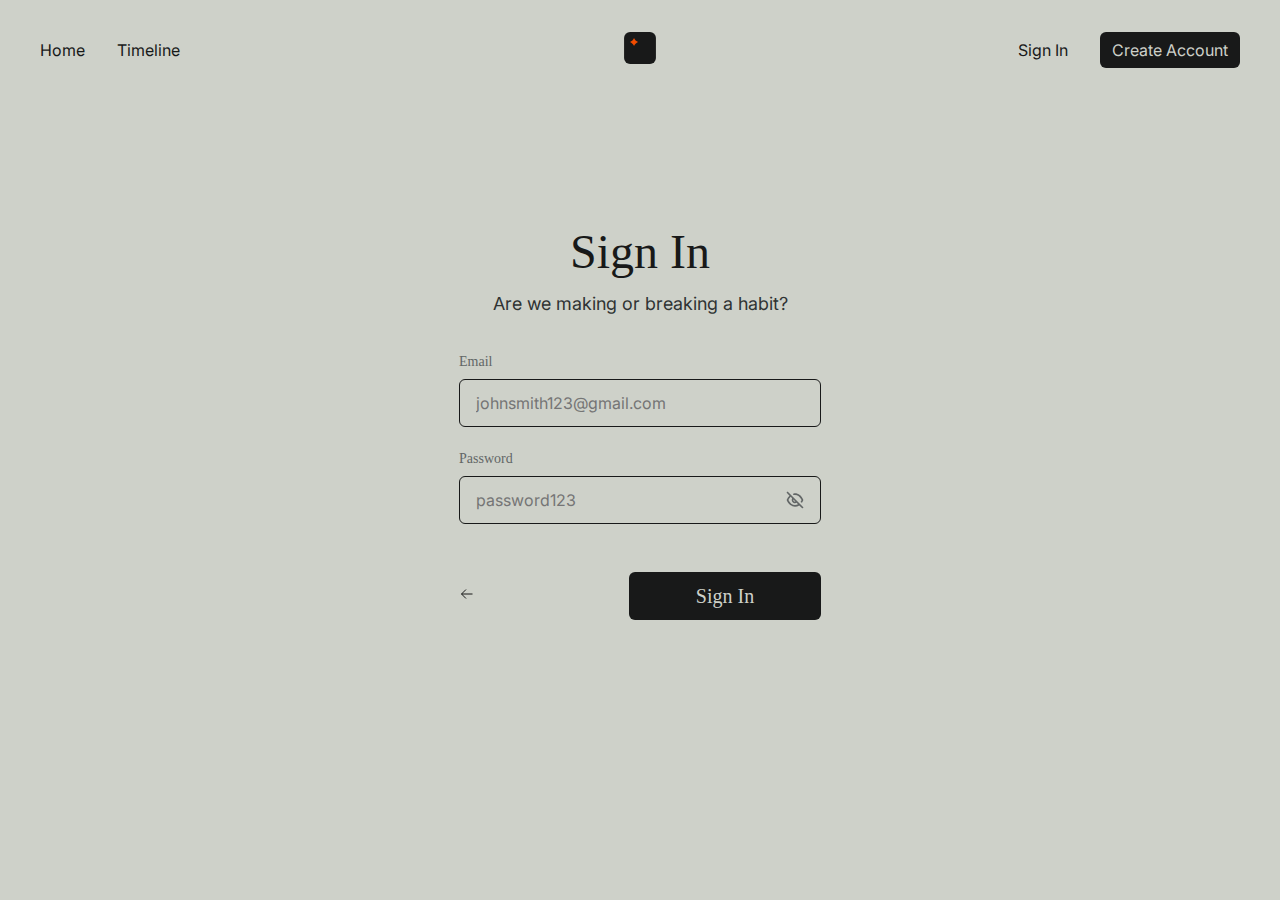
<file: LawOf100.Webb/Login/SignIn.html>
﻿<!DOCTYPE html>
<html>
<head>
    <meta name="viewport" content="width=device-width, initial-scale=1.0;" charset="utf-8" />
    <title>Law of 100 Sign In</title>
    <link href="https://fonts.cdnfonts.com/css/clash-display" rel="stylesheet">
    <link rel="preconnect" href="https://fonts.googleapis.com">
    <link rel="preconnect" href="https://fonts.gstatic.com" crossorigin>
    <link href="https://fonts.googleapis.com/css2?family=Inter&display=swap" rel="stylesheet">
    <link href="SignIn.css" rel="stylesheet" />
    <link href="../App.scss" rel="stylesheet" />
</head>
<body>
    <nav>
        <div class="nav-left">
            <ul>
                <li class="nav-item"><a href="/">Home</a></li>
                <li class="nav-item"><a href="timeline">Timeline</a></li>
            </ul>
        </div>
        <div class="logo">
            <img src="../wwwroot/images/Logo.svg" />
        </div>
        <div class="nav-right">
            <ul>
                <li class="nav-item"><a href="SignIn">Sign In</a></li>
                <li class="nav-item"><a class="secondary-button" href="SignUp.html">Create Account</a></li>
            </ul>
        </div>
    </nav>

    <div class="signin">
        <div class="container">
            <div class="content">
                <div class="header">
                    <h4>Sign In</h4>
                    <p>Are we making or breaking a habit?</p>
                </div>

                <form>
                    <div class="input-wrapper">
                        <label for="email">Email</label>
                        <input id="email" name="email" placeholder="johnsmith123@gmail.com" />
                    </div>
                    <div class="input-wrapper">
                        <label for="password">Password</label>
                        <input id="password" name="password" placeholder="password123" />
                        <img class="hide" src="../wwwroot/images/Eye Slash, Hide, Invisible.svg" />
                    </div>

                    <div class="submit">
                        <a class="image-wrapper" href="SignUp.html"><img src="../wwwroot/images/Arrow-Left.svg" /></a>
                        <button class="primary-button" type="submit">Sign In</button>
                    </div>
                </form>

            </div>
        </div>
    </div>

    <div id="api"></div>

</body>
</html>
</file>
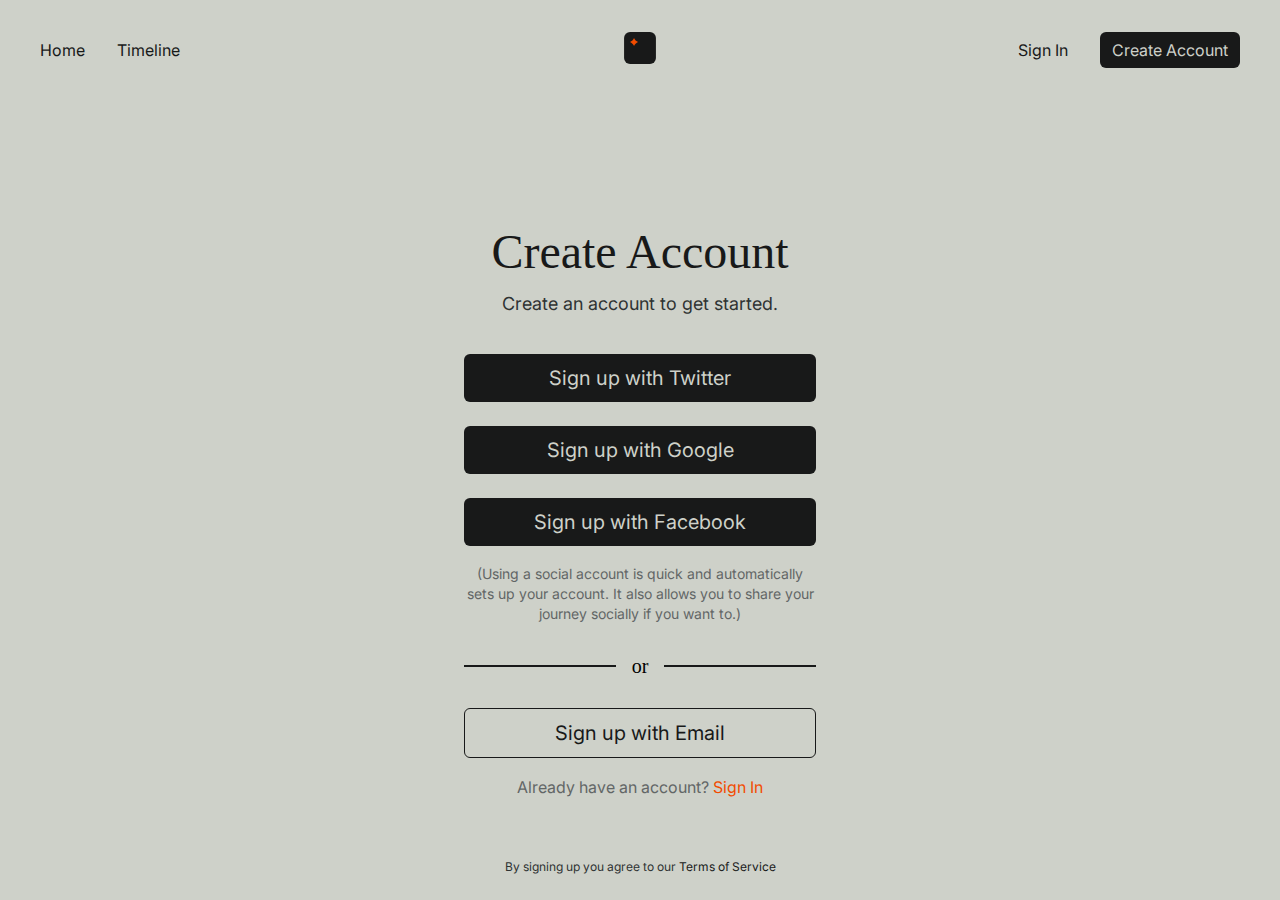
<file: LawOf100.Webb/Login/SignUp.html>
﻿<!DOCTYPE html>
<html>
<head>
    <meta name="viewport" content="width=device-width, initial-scale=1.0;" charset="utf-8" />
    <title>Law of 100 Sign Up</title>
    <link href="https://fonts.cdnfonts.com/css/clash-display" rel="stylesheet">
    <link rel="preconnect" href="https://fonts.googleapis.com">
    <link rel="preconnect" href="https://fonts.gstatic.com" crossorigin>
    <link href="https://fonts.googleapis.com/css2?family=Inter&display=swap" rel="stylesheet">
    <link href="SignUp.css" rel="stylesheet" />
</head>
<body>
    <nav>
        <div class="nav-left">
            <ul>
                <li class="nav-item"><a href="/">Home</a></li>
                <li class="nav-item"><a href="timeline">Timeline</a></li>
            </ul>
        </div>
        <div class="logo">
            <img src="../wwwroot/images/Logo.svg" />
        </div>
        <div class="nav-right">
            <ul>
                <li class="nav-item"><a href="SignIn.html">Sign In</a></li>
                <li class="nav-item"><a class="secondary-button" href="SignUp.html">Create Account</a></li>
            </ul>
        </div>
    </nav>


    <div class="login">
        <div class="container">
            <div class="content">
                <div class="header">
                    <h4>Create Account</h4>
                    <p>Create an account to get started.</p>
                </div>


                <div class="button-wrapper">
                    <button class="primary-button"><a href="https://twitter.com">Sign up with Twitter</a></button>
                    <button class="primary-button"><a href="https://www.google.com">Sign up with Google</a></button>
                    <button class="primary-button"><a href="https://www.facebook.com">Sign up with Facebook</a></button>
                </div>

                <p class="small">(Using a social account is quick and automatically sets up your account. It also allows you to share your journey socially if you want to.)</p>

                <div class="or"><span class="line"></span>or <span class="line"></span></div>

                <button class="invert-button"><a href="SignUpEmail.html">Sign up with Email</a></button>
                <p class="medium">Already have an account? <a href="SignIn.html">Sign In</a></p>

                <div class="tos">
                    <p class="xsmall">By signing up you agree to our <a href="/">Terms of Service</a></p>
                </div>

            </div>
        </div>
    </div>

    <div id="api"></div>


</body>
</html>
</file>
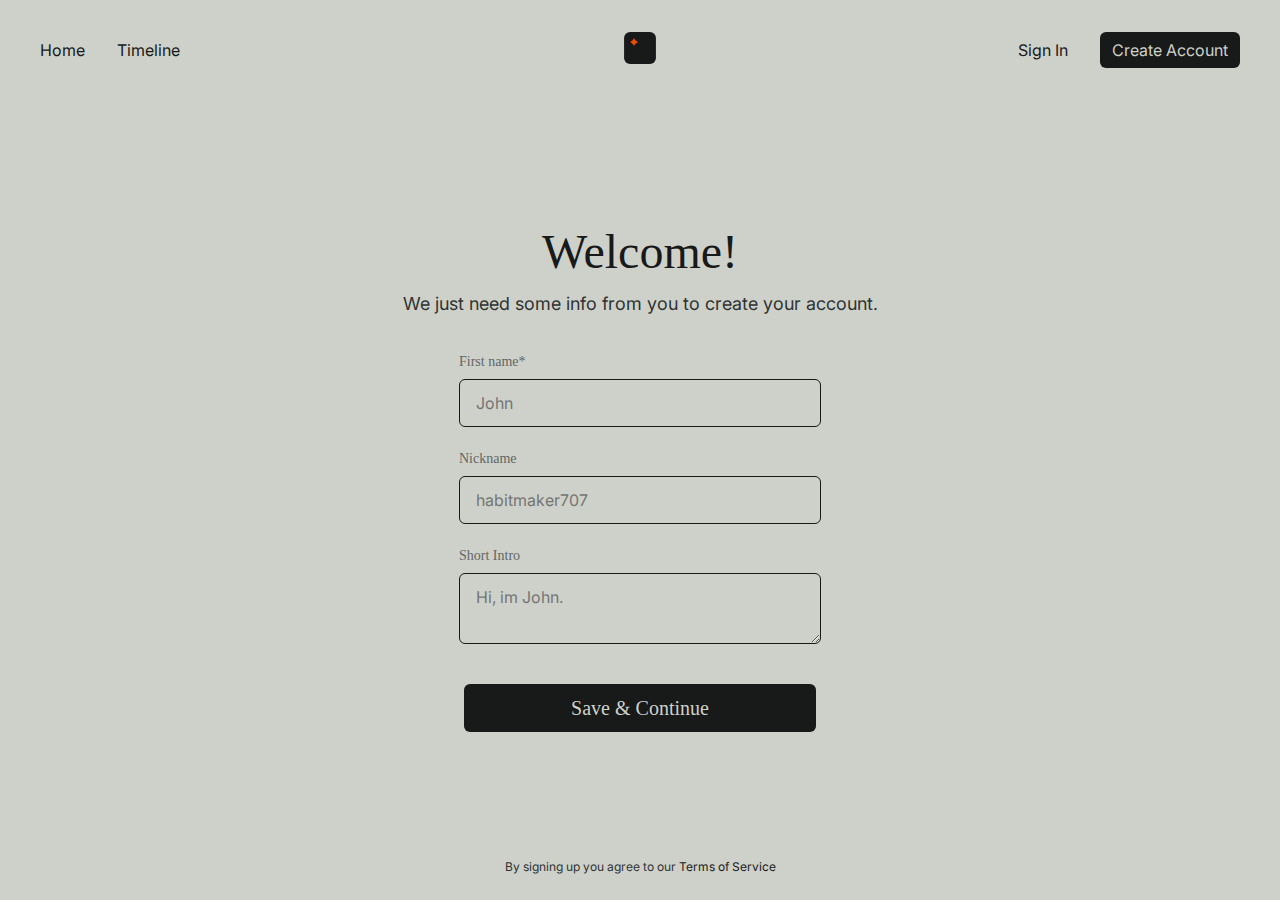
<file: LawOf100.Webb/Login/SignUpAccountInfo.html>
﻿<!DOCTYPE html>
<html>
<head>
    <meta name="viewport" content="width=device-width, initial-scale=1.0;" charset="utf-8" />
    <title>Law of 100 Sign Up</title>
    <link href="https://fonts.cdnfonts.com/css/clash-display" rel="stylesheet">
    <link rel="preconnect" href="https://fonts.googleapis.com">
    <link rel="preconnect" href="https://fonts.gstatic.com" crossorigin>
    <link href="https://fonts.googleapis.com/css2?family=Inter&display=swap" rel="stylesheet">
    <link href="SignUpAccountInfo.css" rel="stylesheet" />
    <link href="../App.scss" rel="stylesheet" />
</head>
<body>
    <nav>
        <div class="nav-left">
            <ul>
                <li class="nav-item"><a href="/">Home</a></li>
                <li class="nav-item"><a href="timeline">Timeline</a></li>
            </ul>
        </div>
        <div class="logo">
            <img src="../wwwroot/images/Logo.svg" />
        </div>
        <div class="nav-right">
            <ul>
                <li class="nav-item"><a href="SignIn">Sign In</a></li>
                <li class="nav-item"><a class="secondary-button" href="SignUp.html">Create Account</a></li>
            </ul>
        </div>
    </nav>

    <div class="login-account">
        <div class="container">
            <div class="content">
                <div class="header">
                    <h4>Welcome!</h4>
                    <p>We just need some info from you to create your account.</p>
                </div>

                <form>
                    <div class="input-wrapper">
                        <label for="fname">First name*</label>
                        <input id="fname" name="fname" placeholder="John" required />
                    </div>
                    <div class="input-wrapper">
                        <label for="nickname">Nickname</label>
                        <input id="nickname" name="nickname" placeholder="habitmaker707" />
                    </div>
                    <div class="input-wrapper">
                        <label for="intro">Short Intro</label>
                        <textarea id="intro" name="intro" maxlength="120" placeholder="Hi, im John."></textarea>
                    </div>

                    <div class="submit">
                        <button class="primary-button" type="submit">Save & Continue</button>
                    </div>
                </form>

                <div class="tos">
                    <p class="xsmall">By signing up you agree to our <a href="/">Terms of Service</a></p>
                </div>

            </div>
        </div>
    </div>

    <div id="api"></div>


</body>
</html>
</file>
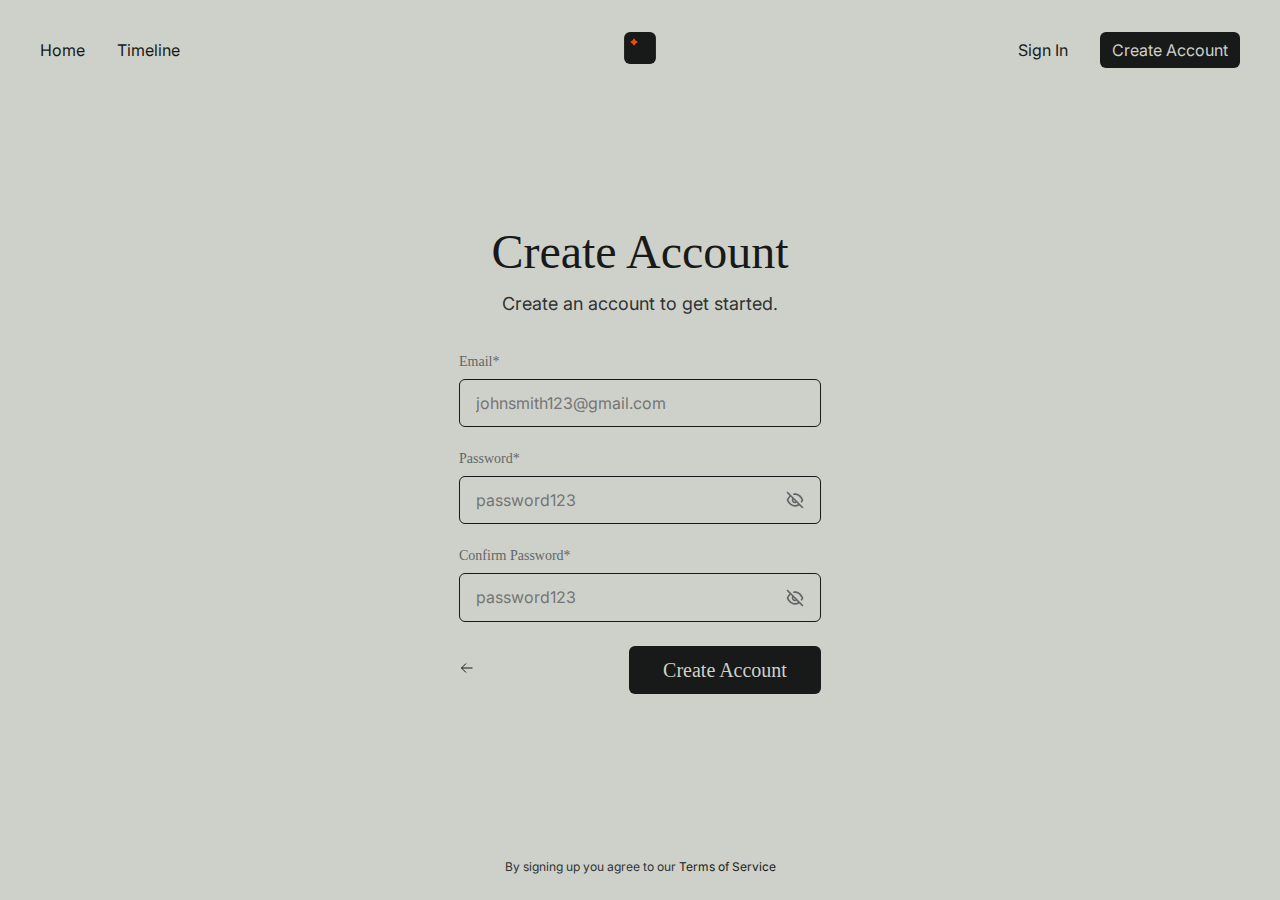
<file: LawOf100.Webb/Login/SignUpEmail.html>
﻿<!DOCTYPE html>
<html>
<head>
    <meta name="viewport" content="width=device-width, initial-scale=1.0;" charset="utf-8" />
    <title>Law of 100 Sign Up</title>
    <link href="https://fonts.cdnfonts.com/css/clash-display" rel="stylesheet">
    <link rel="preconnect" href="https://fonts.googleapis.com">
    <link rel="preconnect" href="https://fonts.gstatic.com" crossorigin>
    <link href="https://fonts.googleapis.com/css2?family=Inter&display=swap" rel="stylesheet">
    <link href="SignUpEmail.css" rel="stylesheet" />
    <link href="../App.scss" rel="stylesheet" />
</head>
<body>
    <nav>
        <div class="nav-left">
            <ul>
                <li class="nav-item"><a href="/">Home</a></li>
                <li class="nav-item"><a href="timeline">Timeline</a></li>
            </ul>
        </div>
        <div class="logo">
            <img src="../wwwroot/images/Logo.svg" />
        </div>
        <div class="nav-right">
            <ul>
                <li class="nav-item"><a href="SignIn">Sign In</a></li>
                <li class="nav-item"><a class="secondary-button" href="SignUp.html">Create Account</a></li>
            </ul>
        </div>
    </nav>

    <div class="login-email">
        <div class="container">
            <div class="content">
                <div class="header">
                    <h4>Create Account</h4>
                    <p>Create an account to get started.</p>
                </div>

                <form>
                    <div class="input-wrapper">
                        <label for="email">Email*</label>
                        <input id="email" name="email" placeholder="johnsmith123@gmail.com" required />
                    </div>
                    <div class="input-wrapper">
                        <label for="password">Password*</label>
                        <input id="password" name="password" placeholder="password123" required />
                        <img class="hide" src="../wwwroot/images/Eye Slash, Hide, Invisible.svg" />
                    </div>
                    <div class="input-wrapper">
                        <label for="confirm">Confirm Password*</label>
                        <input id="confirm" name="confirm" placeholder="password123" required />
                        <img class="hide" src="../wwwroot/images/Eye Slash, Hide, Invisible.svg" />
                    </div>

                    <div class="submit">
                        <a class="image-wrapper" href="SignUp.html"><img src="../wwwroot/images/Arrow-Left.svg" /></a>
                        <button class="primary-button" type="submit">Create Account</button>
                    </div>
                </form>

                <div class="tos">
                    <p class="xsmall">By signing up you agree to our <a href="/">Terms of Service</a></p>
                </div>

            </div>
        </div>
    </div>

    <div id="api"></div>

</body>
</html>
</file>
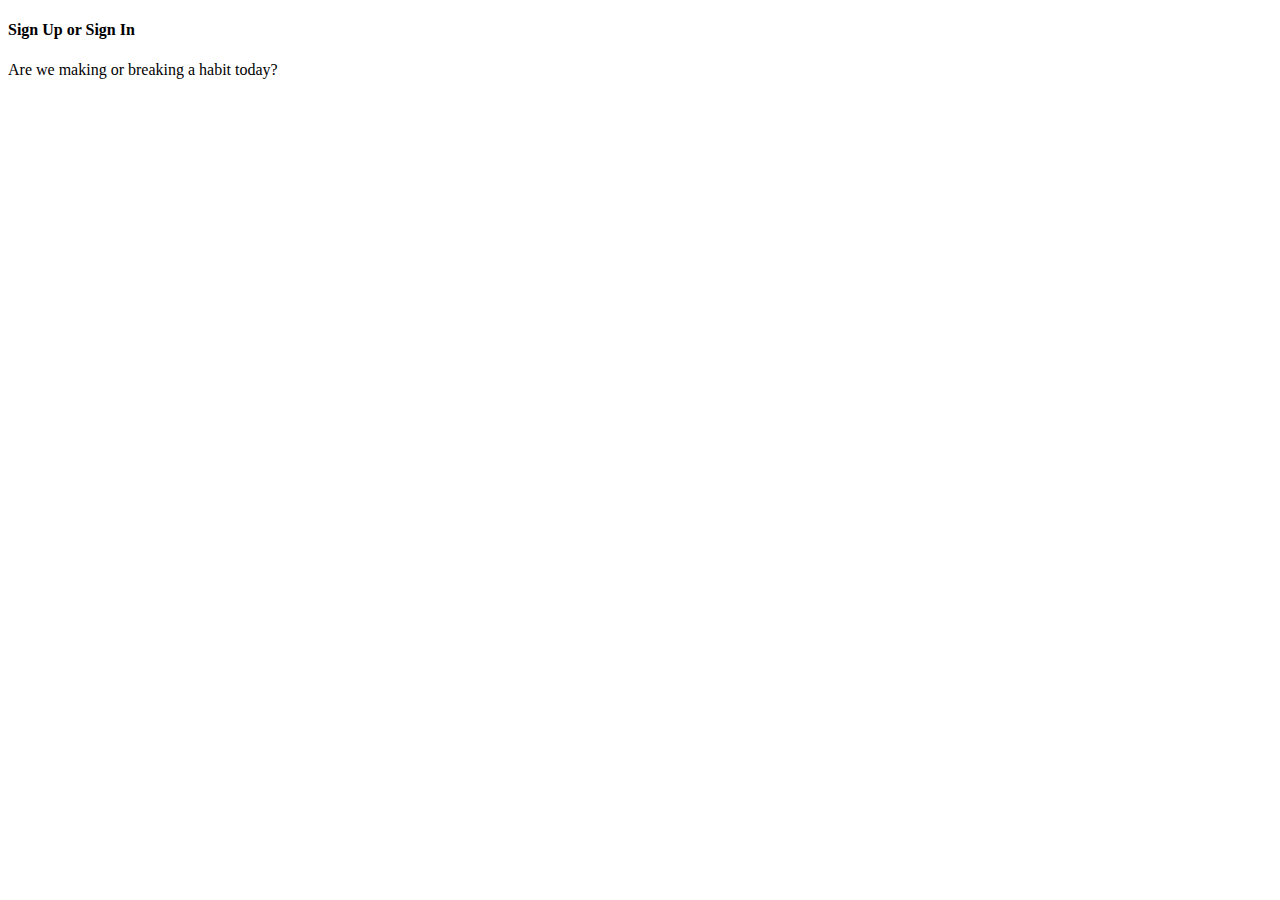
<file: LawOf100.Platforms.Web/wwwroot/b2clogin/SignIn.html>
﻿<!DOCTYPE html>
<html>
<head>
    <meta name="viewport" content="width=device-width, initial-scale=1.0;" charset="utf-8" />
    <title>Law of 100 Sign In</title>
    <link href="https://fonts.cdnfonts.com/css/clash-display" rel="stylesheet">
    <link rel="stylesheet" type="text/css" href="https://api.kodekit.io/unclay-bespend.css">
    <link href="https://lawof100.co/css/app.css" rel="stylesheet">
</head>
<body>
    <div class="signin">
        <div class="container">
            <header>
                <h4>Sign Up or Sign In</h4>
                <p>Are we making or breaking a habit today?</p>
            </header>

            <div id="api"></div>
        </div>
    </div>
</body>
</html>
</file>
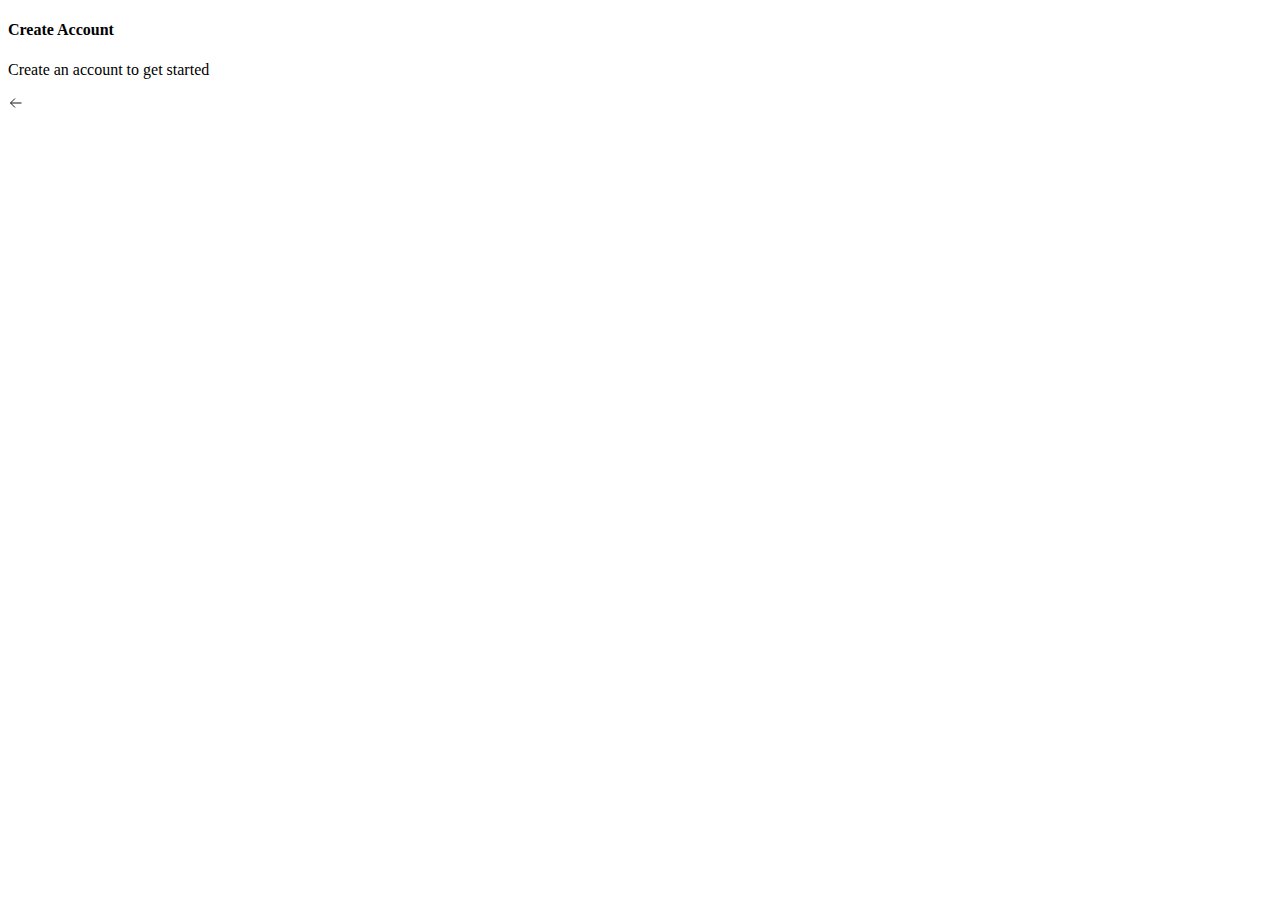
<file: LawOf100.Platforms.Web/wwwroot/b2clogin/SignUp.html>
﻿<!DOCTYPE html>
<html>
<head>
    <meta name="viewport" content="width=device-width, initial-scale=1.0;" charset="utf-8" />
    <title>Law of 100 Sign In</title>
    <link href="https://fonts.cdnfonts.com/css/clash-display" rel="stylesheet">
    <link rel="stylesheet" type="text/css" href="https://api.kodekit.io/unclay-bespend.css">
    <link href="https://lawof100.co/css/app.css" rel="stylesheet">
</head>
<body>
    <div class="signup">
        <div class="container">
            <header>
                <h4>Create Account</h4>
                <p>Create an account to get started</p>
            </header>

            <div id="api"></div>
            <div class="arrow-left">
                <a href="SignIn.html"><img src="../images/Arrow-Left.svg" /></a>
            </div>
        </div>
    </div>
</body>
</html>
</file>
<file: LawOf100.Webb/Login/SignIn.css>
﻿* {
    margin: 0 auto;
    font-family: 'Inter', sans-serif;
}

body {
    background: #CED1C9;
}

.container {
    width: 100%;
    margin: 0 auto;
    max-width: 362px;
}

button {
    border: 0;
    padding: 0;
    font-family: 'Clash Display';
    max-width: 352px;
    width: 100%;
    cursor: pointer;
}

    button a {
        color: inherit;
    }

.primary-button a {
    color: #CED1C9 !important;
}

.primary-button {
    background: #181919;
    color: #CED1C9;
    border-radius: 6px;
    padding: 14px 50px;
    font-size: 20px;
    line-height: 20px;
}

.secondary-button {
    background: #181919;
    color: #CED1C9 !important;
    border-radius: 6px;
    padding: 8px 12px;
    font-size: 16px;
    line-height: 16px;
}

    .secondary-button:active {
        color: #CED1C9;
    }

p.small {
    color: #626666;
    max-width: 352px;
    font-size: 14px;
    line-height: 20px;
}

p.medium {
    color: #626666;
    font-size: 16px;
    line-height: 22px;
}

p.xsmall {
    font-size: 12px;
    line-height: 18px;
}

p {
    font-size: 18px;
    line-height: 32px;
    font-weight: 400;
    color: #2F3333;
}

textarea:focus, input:focus {
    outline: none;
}

a, a:active, a:visited {
    text-decoration: none;
    color: #F24C00;
}

.signin {
    margin-top: 160px;
}

    .signin .content {
        text-align: center;
    }

        .signin .content .header {
            margin-bottom: 34px;
        }

            .signin .content .header h4 {
                font-size: 48px;
                line-height: 48px;
                font-family: 'Clash Display';
                font-weight: 500;
                margin-bottom: 12px;
                color: #181919;
            }

        .signin .content .button-wrapper {
            display: flex;
            flex-direction: column;
            align-items: center;
            row-gap: 10px;
            margin-bottom: 18px;
        }

form {
    color: #626666;
    font-size: 14px;
    line-height: 16.8px;
}

    form label {
        font-family: 'Clash Display';
        text-align: start;
        margin: 0;
        margin-bottom: 8px;
    }

    form input {
        font-size: 16px;
        line-height: 22.4px;
        padding: 12px 16px;
        background: inherit;
        border: 1px solid #181919;
        border-radius: 6px;
        box-sizing: border-box;
        margin: 0;
    }

.input-wrapper {
    display: flex;
    flex-direction: column;
    position: relative;
    margin-bottom: 24px;
}

    /*Used for the Eye on inputs*/
    .input-wrapper img {
        position: absolute;
        bottom: 14px;
        right: 16px;
        cursor: pointer;
    }

.input-wrapper:nth-child(2) {
    margin-bottom: 48px;
}

.submit {
    display: flex;
    justify-content: space-between;
    align-items: center;
}

    .submit .image-wrapper {
        margin: 0;
        cursor: pointer;
    }

    .submit button {
        max-width: 192px;
        padding: 14px 20px;
        margin: 0;
        width: 100%;
    }

/*Nav*/
nav {
    display: flex;
    justify-content: space-between;
    align-items: center;
    margin: 32px 40px 80px 40px;
}

    nav ul {
        font-size: 16px;
        line-height: 16px;
        color: #181919;
        display: flex;
    }

        nav ul .nav-item:first-child {
            margin-right: 32px;
        }

    nav a {
        color: #181919;
    }

.nav-left, .nav-right {
    display: flex;
    width: 50%;
}

.nav-link {
    color: var(--primary-900);
    margin-right: 32px;
}

.nav-left:last-child, .nav-right:last-child {
    margin-right: 0px;
}

.nav-right {
    justify-content: flex-end;
}

ul {
    list-style-type: none;
    margin: 0;
    padding: 0;
}
</file>
<file: LawOf100.Webb/Login/SignUp.css>
﻿* {
    margin: 0 auto;
    font-family: 'Inter', sans-serif;
}

body {
    background: #CED1C9;
}

.container {
    width: 1200px;
    margin: 0 auto;
    max-width: 90%;
}

button {
    border: 0;
    padding: 0;
    font-family: 'Clash Display';
    width: 352px;
    cursor: pointer;
}

button a{
    color: inherit !important;
}

.primary-button a {
    color: #CED1C9 !important;
}

.primary-button {
    background: #181919;
    color: #CED1C9;
    border-radius: 6px;
    padding: 14px 50px;
    font-size: 20px;
    line-height: 20px;
    width: 352px;
}

.secondary-button {
    background: #181919;
    color: #CED1C9 !important;
    border-radius: 6px;
    padding: 8px 12px;
    font-size: 16px;
    line-height: 16px;
}

.secondary-button:active {
    color: #CED1C9;
}

.invert-button {
    background: inherit;
    border: 1px solid #181919;
    color: #181919;
    font-size: 20px;
    line-height: 20px;
    padding: 14px 50px;
    border-radius: 6px;
    margin-bottom: 18px;
}

p.small {
    color: #626666;
    max-width: 352px;
    font-size: 14px;
    line-height: 20px;
}

p.medium{
    color: #626666;
    font-size: 16px;
    line-height: 22px;
}

p.xsmall{
    font-size: 12px;
    line-height: 18px;
}

p {
    font-size: 18px;
    line-height: 32px;
    font-weight: 400;
    color: #2F3333;
}

textarea:focus, input:focus {
    outline: none;
}

a, a:active, a:visited {
    text-decoration: none;
    color: #F24C00;
}

.content{

}

.tos {
    color: #626666;
    position: absolute;
    bottom: 24px;
    margin-left: auto;
    margin-right: auto;
    left: 0;
    right: 0;
    text-align: center;
}

.tos a {
    color: #181919;
}

.login{
    margin-top: 160px;
}

.login .content{
    text-align: center;
}

.login .content .header {
    margin-bottom: 34px;
}

.login .content .header h4 {
    font-size: 48px;
    line-height: 48px;
    font-family: 'Clash Display';
    font-weight: 500;
    margin-bottom: 12px;
    color: #181919;
}

.login .content .button-wrapper {
    display: flex;
    flex-direction: column;
    align-items: center;
    row-gap: 24px;
    margin-bottom: 18px;
}

.or {
    margin: 32px auto;
    display: flex;
    align-items: center;
    font-family: 'Clash Display';
    font-size: 20px;
    line-height: 20px;
    max-width: 352px;
}

.line {
    border: 1px solid #181919;
    width: 100%;
    height: 0;
}

.line:first-child{
    margin-right: 16px;
}
.line:last-child {
    margin-left: 16px;
}

/*Nav*/
nav {
    display: flex;
    justify-content: space-between;
    align-items: center;
    margin: 32px 40px 80px 40px;
}

nav ul {
    font-size: 16px;
    line-height: 16px;
    color: #181919;
    display: flex;
}

nav nav-item a:active{
    color: inherit !important;
}

nav ul .nav-item:first-child{
    margin-right: 32px;
}

nav a {
    color: #181919;
}

.nav-left, .nav-right {
    display: flex;
    width: 50%;
}

.nav-link {
    color: var(--primary-900);
    margin-right: 32px;
}

.nav-left:last-child, .nav-right:last-child {
    margin-right: 0px;
}

.nav-right {
    justify-content: flex-end;
}

ul {
    list-style-type: none;
    margin: 0;
    padding: 0;
}



.signup .helpLink, .givenName_li, .displayName_li, #cancel {
    display: none;
}

.signup .sendCode {
    text-align: center;
}

.signup .buttons {
    display: flex;
    justify-content: space-between;
    flex-direction: row-reverse;
}

.signup #emailVerificationControl .buttons {
    display: block;
    text-align: center;
}

.signup .buttons #continue {
    max-width: 35%;
    text-align: center;
}

.signup .arrow-left {
    position: absolute;
    bottom: 12%;
}
</file>
<file: LawOf100.Webb/Login/SignUpAccountInfo.css>
﻿* {
    margin: 0 auto;
    font-family: 'Inter', sans-serif;
}

body {
    background: #CED1C9;
}

.container {
    width: 100%;
    margin: 0 auto;
}

button {
    border: 0;
    padding: 0;
    font-family: 'Clash Display';
    max-width: 352px;
    width: 100%;
    cursor: pointer;
}

    button a {
        color: inherit;
    }

.primary-button a {
    color: #CED1C9 !important;
}

.primary-button {
    background: #181919;
    color: #CED1C9;
    border-radius: 6px;
    padding: 14px 50px;
    font-size: 20px;
    line-height: 20px;
}

.secondary-button {
    background: #181919;
    color: #CED1C9 !important;
    border-radius: 6px;
    padding: 8px 12px;
    font-size: 16px;
    line-height: 16px;
}

    .secondary-button:active {
        color: #CED1C9;
    }

p.small {
    color: #626666;
    max-width: 352px;
    font-size: 14px;
    line-height: 20px;
}

p.medium {
    color: #626666;
    font-size: 16px;
    line-height: 22px;
}

p.xsmall {
    font-size: 12px;
    line-height: 18px;
}

p {
    font-size: 18px;
    line-height: 32px;
    font-weight: 400;
    color: #2F3333;
}

textarea:focus, input:focus {
    outline: none;
}

a, a:active, a:visited {
    text-decoration: none;
    color: #F24C00;
}

.tos {
    color: #626666;
    position: absolute;
    bottom: 24px;
    margin-left: auto;
    margin-right: auto;
    left: 0;
    right: 0;
    text-align: center;
}

    .tos a {
        color: #181919;
    }

.login-account {
    margin-top: 160px;
}

    .login-account .content {
        text-align: center;
    }

        .login-account .content .header {
            margin-bottom: 34px;
        }

            .login-account .content .header h4 {
                font-size: 48px;
                line-height: 48px;
                font-family: 'Clash Display';
                font-weight: 500;
                margin-bottom: 12px;
                color: #181919;
            }

        .login-account .content .button-wrapper {
            display: flex;
            flex-direction: column;
            align-items: center;
            row-gap: 10px;
            margin-bottom: 18px;
        }

form {
    color: #626666;
    font-size: 14px;
    line-height: 16.8px;
    max-width: 362px;
}

    form label {
        font-family: 'Clash Display';
        text-align: start;
        margin: 0;
        margin-bottom: 8px;
    }

    form input, textarea {
        font-size: 16px;
        line-height: 22.4px;
        padding: 12px 16px;
        background: inherit;
        border: 1px solid #181919;
        border-radius: 6px;
        box-sizing: border-box;
        margin: 0;
    }

.input-wrapper {
    display: flex;
    flex-direction: column;
    position: relative;
    margin-bottom: 24px;
}

    /*Used for the Eye on inputs*/
    .input-wrapper img {
        position: absolute;
        bottom: 14px;
        right: 16px;
        cursor: pointer;
    }

    .input-wrapper:last-child {
        margin-bottom: 48px;
    }

.submit {
    margin-top: 40px;
}

    .submit .image-wrapper {
        margin: 0;
        cursor: pointer;
    }

    .submit button {
        padding: 14px 20px;
        margin: 0;
        width: 100%;
    }

/*Nav*/
nav {
    display: flex;
    justify-content: space-between;
    align-items: center;
    margin: 32px 40px 80px 40px;
}

    nav ul {
        font-size: 16px;
        line-height: 16px;
        color: #181919;
        display: flex;
    }

        nav ul .nav-item:first-child {
            margin-right: 32px;
        }

    nav a {
        color: #181919;
    }

.nav-left, .nav-right {
    display: flex;
    width: 50%;
}

.nav-link {
    color: var(--primary-900);
    margin-right: 32px;
}

.nav-left:last-child, .nav-right:last-child {
    margin-right: 0px;
}

.nav-right {
    justify-content: flex-end;
}

ul {
    list-style-type: none;
    margin: 0;
    padding: 0;
}
</file>
<file: LawOf100.Webb/Login/SignUpEmail.css>
﻿* {
    margin: 0 auto;
    font-family: 'Inter', sans-serif;
}

body {
    background: #CED1C9;
}

.container {
    width: 100%;
    margin: 0 auto;
    max-width: 362px;
}

button {
    border: 0;
    padding: 0;
    font-family: 'Clash Display';
    max-width: 352px;
    width: 100%;
    cursor: pointer;
}

    button a {
        color: inherit;
    }

.primary-button a {
    color: #CED1C9 !important;
}

.primary-button {
    background: #181919;
    color: #CED1C9;
    border-radius: 6px;
    padding: 14px 50px;
    font-size: 20px;
    line-height: 20px;
}

.secondary-button {
    background: #181919;
    color: #CED1C9 !important;
    border-radius: 6px;
    padding: 8px 12px;
    font-size: 16px;
    line-height: 16px;
}

.secondary-button:active {
    color: #CED1C9;
}

p.small {
    color: #626666;
    max-width: 352px;
    font-size: 14px;
    line-height: 20px;
}

p.medium {
    color: #626666;
    font-size: 16px;
    line-height: 22px;
}

p.xsmall {
    font-size: 12px;
    line-height: 18px;
}

 p {
    font-size: 18px;
    line-height: 32px;
    font-weight: 400;
    color: #2F3333;
}

textarea:focus, input:focus {
    outline: none;
}

a, a:active, a:visited {
    text-decoration: none;
    color: #F24C00;
}

.tos {
    color: #626666;
    position: absolute;
    bottom: 24px;
    margin-left: auto;
    margin-right: auto;
    left: 0;
    right: 0;
    text-align: center;
}

    .tos a {
        color: #181919;
    }

.login-email {
    margin-top: 160px;
}

    .login-email .content {
        text-align: center;
    }

        .login-email .content .header {
            margin-bottom: 34px;
        }

            .login-email .content .header h4 {
                font-size: 48px;
                line-height: 48px;
                font-family: 'Clash Display';
                font-weight: 500;
                margin-bottom: 12px;
                color: #181919;
            }

        .login-email .content .button-wrapper {
            display: flex;
            flex-direction: column;
            align-items: center;
            row-gap: 10px;
            margin-bottom: 18px;
        }

form {
    color: #626666;
    font-size: 14px;
    line-height: 16.8px;
}

    form label {
        font-family: 'Clash Display';
        text-align: start;
        margin: 0;
        margin-bottom: 8px;
    }

    form input {
        font-size: 16px;
        line-height: 22.4px;
        padding: 12px 16px;
        background: inherit;
        border: 1px solid #181919;
        border-radius: 6px;
        box-sizing: border-box;
        margin: 0;
    }

    .input-wrapper{
        display: flex;
        flex-direction: column;
        position: relative;
        margin-bottom: 24px;
    }
        
        /*Used for the Eye on inputs*/
        .input-wrapper img {
            position: absolute;
            bottom: 14px;
            right: 16px;
            cursor: pointer;
        }

    .input-wrapper:last-child{
        margin-bottom: 48px;
    }
    .submit{
        display: flex;
        justify-content: space-between;
        align-items: center;
    }

    .submit .image-wrapper{
        margin: 0;
        cursor: pointer;
    }

.submit button {
    max-width: 192px;
    padding: 14px 20px;
    margin: 0;
    width: 100%;
}

/*Nav*/
nav {
    display: flex;
    justify-content: space-between;
    align-items: center;
    margin: 32px 40px 80px 40px;
}

    nav ul {
        font-size: 16px;
        line-height: 16px;
        color: #181919;
        display: flex;
    }

        nav ul .nav-item:first-child {
            margin-right: 32px;
        }

    nav a {
        color: #181919;
    }

.nav-left, .nav-right {
    display: flex;
    width: 50%;
}

.nav-link {
    color: var(--primary-900);
    margin-right: 32px;
}

.nav-left:last-child, .nav-right:last-child {
    margin-right: 0px;
}

.nav-right {
    justify-content: flex-end;
}

ul {
    list-style-type: none;
    margin: 0;
    padding: 0;
}
</file>
